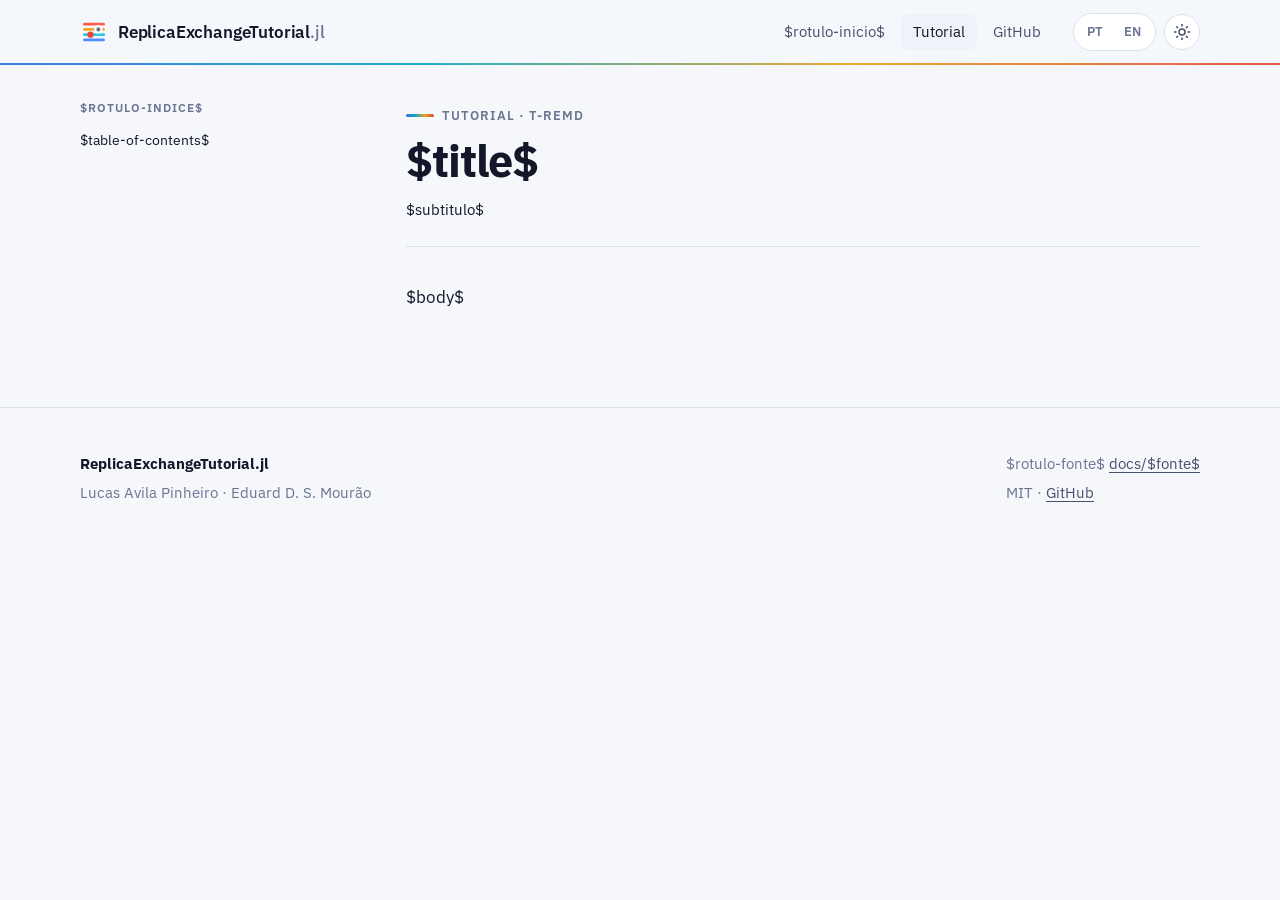
<file: site/modelo-tutorial.html>
<!doctype html>
<html lang="$idioma-html$" data-lang="$idioma$">
<head>
<meta charset="utf-8">
<meta name="viewport" content="width=device-width, initial-scale=1">
<title>$pagetitle$ · ReplicaExchangeTutorial.jl</title>
<meta name="description" content="$descricao$">
<link rel="alternate" hreflang="pt-BR" href="tutorial.html">
<link rel="alternate" hreflang="en" href="tutorial-en.html">
<link rel="icon" href="favicon.svg" type="image/svg+xml">
<link rel="preconnect" href="https://fonts.googleapis.com">
<link rel="preconnect" href="https://fonts.gstatic.com" crossorigin>
<link href="https://fonts.googleapis.com/css2?family=IBM+Plex+Mono:wght@400;600&family=IBM+Plex+Sans:wght@400;500;600;700&display=swap" rel="stylesheet">
<link rel="stylesheet" href="style.css">
<script>
  (function () {
    var t; try { t = localStorage.getItem("tema"); } catch (e) {}
    if (t) document.documentElement.dataset.theme = t;
  })();
</script>
</head>
<body>

<header class="topo">
  <div class="container">
    <a class="marca" href="index.html">
      <svg viewBox="0 0 32 32" aria-hidden="true">
        <line x1="5" y1="7" x2="27" y2="7" stroke="#ff5d4d" stroke-width="3" stroke-linecap="round"/>
        <line x1="5" y1="13" x2="27" y2="13" stroke="#f5a524" stroke-width="3" stroke-linecap="round"/>
        <line x1="5" y1="19" x2="27" y2="19" stroke="#2cc7d9" stroke-width="3" stroke-linecap="round"/>
        <line x1="5" y1="25" x2="27" y2="25" stroke="#4f8cff" stroke-width="3" stroke-linecap="round"/>
        <circle cx="12" cy="19" r="3.6" fill="#e8473a"/>
        <circle cx="21" cy="13" r="3.6" class="walker outro"/>
      </svg>
      <span>ReplicaExchangeTutorial<span class="jl">.jl</span></span>
    </a>
    <nav class="menu" aria-label="Menu">
      <a href="index.html">$rotulo-inicio$</a>
      <a href="$pagina$" aria-current="page">Tutorial</a>
      <a href="https://github.com/LP-IQ/ReplicaExchangeTutorial.jl">GitHub</a>
    </nav>
    <div class="acoes">
      <div class="seletor-idioma" role="group" aria-label="Idioma / Language">
        <a href="tutorial.html" data-idioma="pt" hreflang="pt-BR" $if(pt)$aria-current="true"$endif$ title="Português">PT</a>
        <a href="tutorial-en.html" data-idioma="en" hreflang="en" $if(en)$aria-current="true"$endif$ title="English">EN</a>
      </div>
      <button class="botao-tema" type="button" aria-label="Tema claro ou escuro / Light or dark theme">
        <svg class="sol" viewBox="0 0 24 24" fill="none" stroke="currentColor" stroke-width="2" stroke-linecap="round" aria-hidden="true"><circle cx="12" cy="12" r="4"/><path d="M12 2v2M12 20v2M4.9 4.9l1.4 1.4M17.7 17.7l1.4 1.4M2 12h2M20 12h2M4.9 19.1l1.4-1.4M17.7 6.3l1.4-1.4"/></svg>
        <svg class="lua" viewBox="0 0 24 24" fill="none" stroke="currentColor" stroke-width="2" stroke-linecap="round" stroke-linejoin="round" aria-hidden="true"><path d="M21 12.8A9 9 0 1 1 11.2 3a7 7 0 0 0 9.8 9.8z"/></svg>
      </button>
    </div>
  </div>
</header>

<div class="container tutorial">
  <details class="indice" open>
    <summary>$rotulo-indice$</summary>
    <nav aria-label="$rotulo-indice$">
$table-of-contents$
    </nav>
  </details>
  <main class="artigo">
    <div class="artigo-topo">
      <span class="sobretitulo">Tutorial · T-REMD</span>
      <h1>$title$</h1>
      <p>$subtitulo$</p>
    </div>
$body$
  </main>
</div>

<a class="voltar-topo" href="#" aria-label="$rotulo-topo$">
  <svg width="18" height="18" viewBox="0 0 24 24" fill="none" stroke="currentColor" stroke-width="2" stroke-linecap="round" aria-hidden="true"><path d="M12 19V5M6 11l6-6 6 6"/></svg>
</a>

<footer class="rodape">
  <div class="container">
    <div>
      <p><b style="color:var(--text)">ReplicaExchangeTutorial.jl</b></p>
      <p>Lucas Avila Pinheiro · Eduard D. S. Mourão</p>
    </div>
    <div>
      <p>$rotulo-fonte$ <a href="https://github.com/LP-IQ/ReplicaExchangeTutorial.jl/blob/main/docs/$fonte$">docs/$fonte$</a></p>
      <p>MIT · <a href="https://github.com/LP-IQ/ReplicaExchangeTutorial.jl">GitHub</a></p>
    </div>
  </div>
</footer>

<script src="site.js"></script>
</body>
</html>
</file>
<file: site/style.css>
/* ReplicaExchangeTutorial.jl: estilo do site
   Paleta "escada térmica": do azul (kT baixo) ao vermelho (kT alto), como na GUI. */

:root {
  --bg: #f5f7fb;
  --bg-elev: #ffffff;
  --surface: #ffffff;
  --surface-2: #eef2f9;
  --line: #dbe2ee;
  --text: #121829;
  --text-2: #46516b;
  --text-3: #6a7591;
  --cold: #1f5fd6;
  --cool: #0b8ea1;
  --warm: #b86b00;
  --hot: #c8352a;
  --link: #1f5fd6;
  --code-bg: #eef2f9;
  --shadow: 0 1px 2px rgba(18, 24, 41, .06), 0 8px 24px rgba(18, 24, 41, .06);
  --ladder: linear-gradient(90deg, #2f6fe4, #10a7c0, #e9a21f, #e0483a);
  --hero-glow: radial-gradient(60% 80% at 80% 10%, rgba(224, 72, 58, .10), transparent 60%),
               radial-gradient(60% 80% at 10% 90%, rgba(47, 111, 228, .12), transparent 60%);
  --radius: 14px;
  --mono: "IBM Plex Mono", ui-monospace, SFMono-Regular, Menlo, Consolas, monospace;
  --sans: "IBM Plex Sans", system-ui, -apple-system, "Segoe UI", Roboto, sans-serif;
  color-scheme: light;
}

@media (prefers-color-scheme: dark) {
  :root:not([data-theme="light"]) {
    --bg: #090e1c;
    --bg-elev: #0e1528;
    --surface: #121a31;
    --surface-2: #18223d;
    --line: #243152;
    --text: #e8edf7;
    --text-2: #aab5cd;
    --text-3: #7f8ba8;
    --cold: #5b93ff;
    --cool: #34cfe0;
    --warm: #f6b03c;
    --hot: #ff6a58;
    --link: #7fb2ff;
    --code-bg: #0c1326;
    --shadow: 0 1px 2px rgba(0, 0, 0, .3), 0 12px 32px rgba(0, 0, 0, .35);
    --ladder: linear-gradient(90deg, #4f8cff, #2cc7d9, #f5a524, #ff5d4d);
    --hero-glow: radial-gradient(60% 80% at 85% 0%, rgba(255, 93, 77, .16), transparent 60%),
                 radial-gradient(60% 80% at 5% 100%, rgba(79, 140, 255, .18), transparent 60%);
    color-scheme: dark;
  }
}

:root[data-theme="dark"] {
  --bg: #090e1c;
  --bg-elev: #0e1528;
  --surface: #121a31;
  --surface-2: #18223d;
  --line: #243152;
  --text: #e8edf7;
  --text-2: #aab5cd;
  --text-3: #7f8ba8;
  --cold: #5b93ff;
  --cool: #34cfe0;
  --warm: #f6b03c;
  --hot: #ff6a58;
  --link: #7fb2ff;
  --code-bg: #0c1326;
  --shadow: 0 1px 2px rgba(0, 0, 0, .3), 0 12px 32px rgba(0, 0, 0, .35);
  --ladder: linear-gradient(90deg, #4f8cff, #2cc7d9, #f5a524, #ff5d4d);
  --hero-glow: radial-gradient(60% 80% at 85% 0%, rgba(255, 93, 77, .16), transparent 60%),
               radial-gradient(60% 80% at 5% 100%, rgba(79, 140, 255, .18), transparent 60%);
  color-scheme: dark;
}

/* ---------- base ---------- */
*, *::before, *::after { box-sizing: border-box; }
html { scroll-behavior: smooth; scroll-padding-top: 84px; -webkit-text-size-adjust: 100%; }
body {
  margin: 0;
  background: var(--bg);
  color: var(--text);
  font-family: var(--sans);
  font-size: 17px;
  line-height: 1.65;
  overflow-x: hidden;
}
img { max-width: 100%; height: auto; }
a { color: var(--link); text-decoration-thickness: 1px; text-underline-offset: 3px; }
a:hover { text-decoration-thickness: 2px; }
code, kbd, pre { font-family: var(--mono); font-size: .88em; }
:focus-visible { outline: 2px solid var(--cold); outline-offset: 3px; border-radius: 4px; }
::selection { background: color-mix(in srgb, var(--cold) 30%, transparent); }

/* idioma: o atributo data-lang na raiz esconde o outro idioma */
html[data-lang="pt"] [lang="en"]:not(html),
html[data-lang="en"] [lang="pt-BR"]:not(html) { display: none !important; }

.container { width: min(1120px, 100% - 32px); margin-inline: auto; }

/* ---------- topo ---------- */
.topo {
  position: sticky; top: 0; z-index: 20;
  background: color-mix(in srgb, var(--bg) 82%, transparent);
  backdrop-filter: saturate(1.4) blur(12px);
  -webkit-backdrop-filter: saturate(1.4) blur(12px);
  border-bottom: 1px solid var(--line);
}
.topo::after {             /* faixa fina com o gradiente da escada */
  content: ""; position: absolute; left: 0; right: 0; bottom: -1px; height: 2px;
  background: var(--ladder); opacity: .9;
}
.topo .container { display: flex; align-items: center; gap: 20px; height: 64px; }
.marca {
  display: flex; align-items: center; gap: 10px;
  color: var(--text); text-decoration: none; font-weight: 600; letter-spacing: -.01em;
  white-space: nowrap;
}
.marca svg { width: 28px; height: 28px; flex: none; }
.marca .jl { color: var(--text-3); font-weight: 500; }
.menu { display: flex; gap: 4px; margin-left: auto; }
.menu a {
  color: var(--text-2); text-decoration: none; font-size: .94rem;
  padding: 6px 12px; border-radius: 8px;
}
.menu a:hover, .menu a[aria-current="page"] { color: var(--text); background: var(--surface-2); }
.acoes { display: flex; gap: 8px; align-items: center; }
.seletor-idioma {
  display: inline-flex; border: 1px solid var(--line); border-radius: 999px; padding: 3px;
  background: var(--surface);
}
.seletor-idioma button, .seletor-idioma a {
  all: unset; cursor: pointer; font-size: .8rem; font-weight: 600; letter-spacing: .04em;
  padding: 4px 10px; border-radius: 999px; color: var(--text-3);
}
.seletor-idioma [aria-pressed="true"], .seletor-idioma [aria-current="true"] {
  background: var(--text); color: var(--bg);
}
.seletor-idioma button:focus-visible, .seletor-idioma a:focus-visible { outline: 2px solid var(--cold); }
.botao-tema {
  all: unset; cursor: pointer; width: 34px; height: 34px; border-radius: 999px;
  display: grid; place-items: center; border: 1px solid var(--line); background: var(--surface);
  color: var(--text-2);
}
.botao-tema:hover { color: var(--text); }
.botao-tema svg { width: 18px; height: 18px; }
.botao-tema .lua { display: none; }
:root[data-theme="dark"] .botao-tema .sol { display: none; }
:root[data-theme="dark"] .botao-tema .lua { display: block; }
@media (prefers-color-scheme: dark) {
  :root:not([data-theme="light"]) .botao-tema .sol { display: none; }
  :root:not([data-theme="light"]) .botao-tema .lua { display: block; }
}

/* ---------- botões e chips ---------- */
.botao {
  display: inline-flex; align-items: center; gap: 8px;
  padding: 11px 18px; border-radius: 10px; font-weight: 600; font-size: .98rem;
  text-decoration: none; border: 1px solid transparent; transition: transform .15s ease;
}
.botao:hover { transform: translateY(-1px); text-decoration: none; }
.botao.primario { background: var(--text); color: var(--bg); }
.botao.secundario { background: var(--surface); color: var(--text); border-color: var(--line); }
.botao svg { width: 18px; height: 18px; }

.comando {
  display: flex; align-items: center; gap: 12px;
  background: var(--code-bg); border: 1px solid var(--line); border-radius: 10px;
  padding: 10px 10px 10px 16px; font-family: var(--mono); font-size: .92rem;
  max-width: 100%; overflow-x: auto;
}
.comando .prompt { color: var(--cool); user-select: none; }
.comando code { font-size: 1em; white-space: nowrap; }

.copiar {
  all: unset; cursor: pointer; margin-left: auto; flex: none;
  font-family: var(--sans); font-size: .75rem; font-weight: 600; color: var(--text-3);
  border: 1px solid var(--line); border-radius: 7px; padding: 4px 9px; background: var(--surface);
}
.copiar:hover { color: var(--text); }
.copiar.ok { color: var(--cool); border-color: var(--cool); }

/* ---------- página inicial ---------- */
.hero { position: relative; padding: 72px 0 56px; background: var(--hero-glow); }
.hero .container { display: grid; grid-template-columns: 1.15fr .85fr; gap: 48px; align-items: center; }
.sobretitulo {
  display: inline-flex; align-items: center; gap: 8px;
  font-size: .8rem; font-weight: 600; letter-spacing: .08em; text-transform: uppercase; color: var(--text-3);
}
.sobretitulo::before { content: ""; width: 28px; height: 3px; border-radius: 3px; background: var(--ladder); }
.hero h1 {
  font-size: clamp(2.1rem, 4.6vw, 3.4rem); line-height: 1.08; letter-spacing: -.025em;
  margin: 14px 0 18px; font-weight: 700; text-wrap: balance;
}
.hero h1 .grad {
  background: var(--ladder); -webkit-background-clip: text; background-clip: text; color: transparent;
}
.hero .lead { font-size: 1.15rem; color: var(--text-2); max-width: 36em; margin: 0 0 28px; }
.hero .botoes { display: flex; flex-wrap: wrap; gap: 12px; margin-bottom: 22px; }
.hero .comando { width: fit-content; }

.figura-escada {
  background: var(--surface); border: 1px solid var(--line); border-radius: 20px;
  box-shadow: var(--shadow); padding: 18px 18px 10px;
}
.figura-escada svg { display: block; width: 100%; height: auto; }
.figura-escada figcaption { font-size: .84rem; color: var(--text-3); padding: 6px 4px 4px; }
.degrau-rotulo { font: 600 12px var(--mono); fill: var(--text-3); }
.walker { stroke: var(--surface); stroke-width: 2.5; }

section.bloco { padding: 72px 0; }
section.bloco.alt { background: var(--bg-elev); border-block: 1px solid var(--line); }
.cabecalho-bloco { max-width: 46em; margin-bottom: 36px; }
.cabecalho-bloco h2 {
  font-size: clamp(1.6rem, 3vw, 2.2rem); letter-spacing: -.02em; line-height: 1.15; margin: 10px 0 12px;
  text-wrap: balance;
}
.cabecalho-bloco p { color: var(--text-2); margin: 0; font-size: 1.05rem; }

.janela {
  margin: 0; border-radius: var(--radius); overflow: hidden; border: 1px solid var(--line);
  box-shadow: var(--shadow); background: var(--surface);
}
.janela .barra {
  display: flex; gap: 7px; padding: 10px 14px; border-bottom: 1px solid var(--line); background: var(--surface-2);
}
.janela .barra i { width: 11px; height: 11px; border-radius: 50%; background: var(--line); }
.janela img { display: block; width: 100%; }
.janela figcaption { padding: 12px 16px; font-size: .9rem; color: var(--text-3); border-top: 1px solid var(--line); }

.grade { display: grid; gap: 18px; }
.grade.c4 { grid-template-columns: repeat(4, 1fr); }
.grade.c3 { grid-template-columns: repeat(3, 1fr); }
.cartao {
  position: relative; background: var(--surface); border: 1px solid var(--line); border-radius: var(--radius);
  padding: 22px 22px 20px; overflow: hidden;
}
.cartao::before {
  content: ""; position: absolute; inset: 0 0 auto 0; height: 3px; background: var(--c, var(--cold));
}
.cartao h3 { margin: 4px 0 8px; font-size: 1.08rem; letter-spacing: -.01em; }
.cartao p { margin: 0; color: var(--text-2); font-size: .96rem; }
.cartao .num { font: 600 .8rem var(--mono); color: var(--c, var(--cold)); }

.galeria figure {
  margin: 0; background: var(--surface); border: 1px solid var(--line); border-radius: var(--radius); overflow: hidden;
}
.galeria img { display: block; width: 100%; aspect-ratio: 4 / 3; object-fit: contain; background: #fff; }
.galeria figcaption { padding: 12px 16px 14px; font-size: .92rem; color: var(--text-2); }
.galeria figcaption b { color: var(--text); display: block; font-size: .98rem; margin-bottom: 2px; }

.paineis {
  margin-top: 28px; display: grid; grid-template-columns: repeat(3, 1fr); gap: 0;
  border: 1px solid var(--line); border-radius: var(--radius); overflow: hidden; background: var(--surface);
}
.paineis div { padding: 14px 18px; border-right: 1px solid var(--line); border-bottom: 1px solid var(--line); }
.paineis div:nth-child(3n) { border-right: 0; }
.paineis div:nth-last-child(-n+3) { border-bottom: 0; }
.paineis dt { font-weight: 600; font-size: .95rem; }
.paineis dd { margin: 2px 0 0; color: var(--text-2); font-size: .9rem; }

.roteiro { list-style: none; margin: 0; padding: 0; display: grid; gap: 0; position: relative; }
.roteiro li {
  display: grid; grid-template-columns: 124px 1fr; gap: 20px; align-items: start;
  padding: 18px 0; border-bottom: 1px dashed var(--line);
}
.roteiro li:last-child { border-bottom: 0; }
.roteiro .secoes {
  font: 600 .82rem var(--mono); color: var(--c); background: color-mix(in srgb, var(--c) 12%, transparent);
  border: 1px solid color-mix(in srgb, var(--c) 35%, transparent);
  border-radius: 999px; padding: 4px 10px; text-align: center; white-space: nowrap;
}
.roteiro h3 { margin: 0 0 2px; font-size: 1.05rem; }
.roteiro h3 a { color: var(--text); text-decoration: none; }
.roteiro h3 a:hover { color: var(--link); text-decoration: underline; }
.roteiro p { margin: 0; color: var(--text-2); font-size: .95rem; }

.passos { counter-reset: passo; }
.passo { display: flex; flex-direction: column; gap: 12px; }
.passo h3 { display: flex; align-items: center; gap: 10px; margin: 0; font-size: 1.05rem; }
.passo h3::before {
  counter-increment: passo; content: counter(passo);
  display: grid; place-items: center; width: 28px; height: 28px; border-radius: 50%;
  font: 600 .85rem var(--mono); color: #fff; background: var(--c, var(--cold));
}
.passo p { margin: 0; color: var(--text-2); font-size: .95rem; }
.passo pre {
  margin: 0; background: var(--code-bg); border: 1px solid var(--line); border-radius: 10px;
  padding: 12px 14px; overflow-x: auto; line-height: 1.55;
}
.nota { margin-top: 22px; color: var(--text-2); font-size: .95rem; }

.modelo { display: grid; grid-template-columns: 1fr 1fr; gap: 36px; align-items: center; }
.modelo ul { margin: 0; padding-left: 1.1em; color: var(--text-2); }
.modelo li { margin: 6px 0; }
.formula {
  background: var(--surface); border: 1px solid var(--line); border-radius: var(--radius); padding: 22px;
  display: grid; gap: 14px; box-shadow: var(--shadow);
}
.formula .rotulo { font-size: .8rem; font-weight: 600; letter-spacing: .06em; text-transform: uppercase; color: var(--text-3); }
.formula math { font-size: 1.25rem; overflow-x: auto; max-width: 100%; }

.rodape { padding: 40px 0 56px; border-top: 1px solid var(--line); color: var(--text-3); font-size: .92rem; }
.rodape .container { display: flex; flex-wrap: wrap; gap: 24px; justify-content: space-between; }
.rodape a { color: var(--text-2); }
.rodape p { margin: 4px 0; }

/* ---------- página do tutorial ---------- */
.tutorial { display: grid; grid-template-columns: 270px minmax(0, 1fr); gap: 56px; padding-top: 32px; }
.indice {
  position: sticky; top: 84px; align-self: start; max-height: calc(100vh - 100px); overflow-y: auto;
  font-size: .9rem; padding-right: 8px; padding-bottom: 32px; scrollbar-width: thin;
}
.indice summary {
  list-style: none; cursor: pointer; font-size: .78rem; font-weight: 600; letter-spacing: .08em;
  text-transform: uppercase; color: var(--text-3); margin-bottom: 10px;
}
.indice summary::-webkit-details-marker { display: none; }
.indice ul { list-style: none; margin: 0; padding: 0; }
.indice ul ul { padding-left: 12px; margin: 2px 0 6px; border-left: 1px solid var(--line); }
.indice a {
  display: block; padding: 4px 10px; border-radius: 6px; color: var(--text-2); text-decoration: none; line-height: 1.35;
}
.indice ul ul a { font-size: .86rem; color: var(--text-3); padding: 3px 10px; }
.indice a:hover { background: var(--surface-2); color: var(--text); }
.indice a.ativo { color: var(--text); background: var(--surface-2); box-shadow: inset 2px 0 0 var(--cold); }

.artigo { max-width: 50rem; min-width: 0; padding-bottom: 96px; }
.artigo-topo { margin-bottom: 36px; padding-bottom: 24px; border-bottom: 1px solid var(--line); }
.artigo-topo h1 { font-size: clamp(2rem, 4vw, 2.8rem); letter-spacing: -.025em; line-height: 1.1; margin: 10px 0 12px; }
.artigo-topo p { margin: 0; color: var(--text-3); font-size: .95rem; }

.artigo h2 {
  font-size: 1.65rem; letter-spacing: -.015em; line-height: 1.2; margin: 64px 0 16px; padding-top: 8px;
}
.artigo h2::before {
  content: ""; display: block; width: 44px; height: 3px; border-radius: 3px; background: var(--ladder); margin-bottom: 16px;
}
.artigo h3 { font-size: 1.25rem; margin: 40px 0 10px; letter-spacing: -.01em; }
.artigo h4 { font-size: 1.05rem; margin: 28px 0 8px; color: var(--text); }
.artigo p, .artigo li { color: var(--text); }
.artigo ul, .artigo ol { padding-left: 1.4em; }
.artigo li { margin: 4px 0; }
.artigo hr { border: 0; border-top: 1px solid var(--line); margin: 40px 0; }
.artigo strong { font-weight: 600; }
.artigo :not(pre) > code {
  background: var(--code-bg); border: 1px solid var(--line); border-radius: 5px; padding: .08em .35em;
  overflow-wrap: anywhere;
}
.artigo pre {
  position: relative; background: var(--code-bg); border: 1px solid var(--line); border-radius: 10px;
  padding: 14px 16px; overflow-x: auto; line-height: 1.55; margin: 18px 0;
}
.artigo pre .copiar { position: absolute; top: 8px; right: 8px; opacity: 0; transition: opacity .15s; }
.artigo pre:hover .copiar, .artigo pre .copiar:focus-visible { opacity: 1; }
.artigo img {
  display: block; margin: 20px auto; border-radius: 10px; border: 1px solid var(--line); background: #fff;
}
.artigo table img { margin: 0 auto; border-radius: 6px; }
.artigo math[display="block"] { font-size: 1.15em; margin: 18px 0; overflow-x: auto; max-width: 100%; padding: 4px 0; }

.tabela { overflow-x: auto; margin: 20px 0; border: 1px solid var(--line); border-radius: 10px; }
.artigo table { border-collapse: collapse; width: 100%; font-size: .93rem; line-height: 1.5; }
.artigo th, .artigo td { padding: 9px 14px; text-align: left; vertical-align: top; border-bottom: 1px solid var(--line); }
.artigo th { background: var(--surface-2); font-weight: 600; white-space: nowrap; }
.artigo tr:last-child td { border-bottom: 0; }
.artigo tbody tr:nth-child(even) td { background: color-mix(in srgb, var(--surface-2) 45%, transparent); }

/* realce de código (classes geradas pelo pandoc) */
.sourceCode .kw, .sourceCode .cf { color: var(--hot); }
.sourceCode .fu { color: var(--cold); }
.sourceCode .st, .sourceCode .ss, .sourceCode .ch { color: var(--cool); }
.sourceCode .dv, .sourceCode .fl, .sourceCode .bn { color: var(--warm); }
.sourceCode .co { color: var(--text-3); font-style: italic; }
.sourceCode .op { color: var(--text-2); }
pre.sourceCode a { color: inherit; text-decoration: none; }

.voltar-topo {
  position: fixed; right: 20px; bottom: 20px; width: 42px; height: 42px; border-radius: 50%;
  display: grid; place-items: center; background: var(--surface); border: 1px solid var(--line);
  color: var(--text-2); box-shadow: var(--shadow); text-decoration: none; opacity: 0; pointer-events: none;
  transition: opacity .2s;
}
.voltar-topo.visivel { opacity: 1; pointer-events: auto; }

/* ---------- telas menores ---------- */
@media (max-width: 980px) {
  .hero .container, .modelo { grid-template-columns: 1fr; }
  .grade.c4 { grid-template-columns: repeat(2, 1fr); }
  .grade.c3, .paineis { grid-template-columns: 1fr 1fr; }
  .paineis div:nth-child(3n) { border-right: 1px solid var(--line); }
  .paineis div:nth-child(2n) { border-right: 0; }
  .paineis div:nth-last-child(-n+3) { border-bottom: 1px solid var(--line); }
  .paineis div:last-child { border-bottom: 0; }
  .tutorial { grid-template-columns: 1fr; gap: 0; }
  .indice {
    position: static; max-height: none; border: 1px solid var(--line); border-radius: 12px;
    padding: 12px 14px; background: var(--surface); margin-bottom: 8px;
  }
  .indice summary { margin: 0; }
  .indice[open] summary { margin-bottom: 10px; }
}
@media (max-width: 720px) {
  body { font-size: 16px; }
  .menu { display: none; }
  .acoes { margin-left: auto; }
  .marca .jl { display: none; }
  .hero { padding: 40px 0 36px; }
  section.bloco { padding: 52px 0; }
  .grade.c4, .grade.c3, .paineis { grid-template-columns: 1fr; }
  .paineis div { border-right: 0 !important; border-bottom: 1px solid var(--line) !important; }
  .paineis div:last-child { border-bottom: 0 !important; }
  .roteiro li { grid-template-columns: 1fr; gap: 8px; }
  .roteiro .secoes { justify-self: start; }
  .artigo h2 { font-size: 1.4rem; margin-top: 48px; }
}

@media (prefers-reduced-motion: reduce) {
  html { scroll-behavior: auto; }
  .botao, .voltar-topo { transition: none; }
}
.walker.outro { fill: var(--text-3); }
.passo pre { position: relative; }
.passo pre .copiar { position: absolute; top: 8px; right: 8px; }
.modelo h2 { font-size: clamp(1.6rem, 3vw, 2.2rem); letter-spacing: -.02em; line-height: 1.15; margin: 10px 0 16px; }
.passo pre { padding-right: 76px; }
.hero .container > *, .tutorial > * { min-width: 0; }
.marca { min-width: 0; }
.marca > span { overflow: hidden; text-overflow: ellipsis; }
@media (max-width: 720px) {
  .topo .container { gap: 10px; }
  .marca { font-size: .95rem; gap: 8px; }
  .marca svg { width: 24px; height: 24px; }
  .seletor-idioma button, .seletor-idioma a { padding: 4px 8px; }
}
.equacao { overflow-x: auto; max-width: 100%; }
.equacao p { margin: 0; }
.artigo .equacao { margin: 18px 0; }
.artigo p a, .artigo li a { overflow-wrap: anywhere; }
.grade > * { min-width: 0; }
.passo pre code { white-space: pre-wrap; overflow-wrap: anywhere; }
</file>
